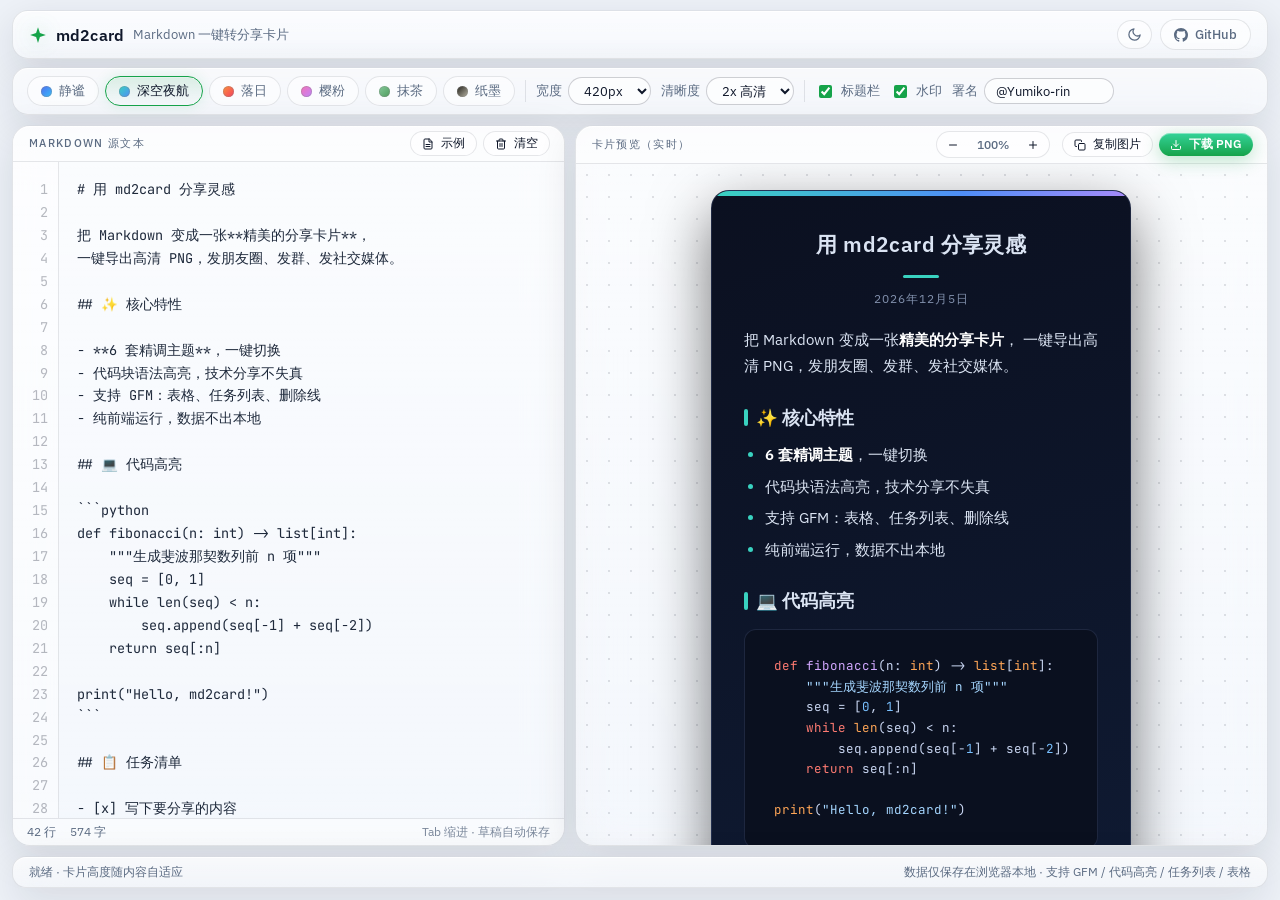
<file: web/index.html>
<!DOCTYPE html>
<html lang="zh-CN">
<head>
<meta charset="UTF-8">
<meta name="viewport" content="width=device-width, initial-scale=1.0">
<title>md2card · Markdown 一键转分享卡片</title>
<script>
  /* 在样式应用前恢复主题选择，避免闪烁（默认浅色） */
  (function () {
    try {
      var t = localStorage.getItem("md2card:theme");
      if (t === "dark" || t === "light") document.documentElement.dataset.theme = t;
    } catch (e) { /* 隐私模式忽略 */ }
  })();
</script>
<link rel="icon" type="image/svg+xml" href="data:image/svg+xml,%3Csvg xmlns='http://www.w3.org/2000/svg' viewBox='0 0 24 24'%3E%3Cpath fill='%2322c55e' d='M12 1.5l2.53 7.97L22.5 12l-7.97 2.53L12 22.5l-2.53-7.97L1.5 12l7.97-2.53z'/%3E%3C/svg%3E">
<link rel="stylesheet" href="card.css">
<link rel="stylesheet" href="app.css">
<script src="lib/marked.min.js"></script>
<script src="lib/highlight.min.js"></script>
<script src="lib/html-to-image.min.js"></script>
<script src="renderer.js"></script>
</head>
<body>

<!-- ═══ 顶栏 ═══ -->
<header class="topbar">
  <div class="brand">
    <span class="brand-logo" aria-hidden="true">
      <svg viewBox="0 0 24 24" width="18" height="18" fill="currentColor"><path d="M12 1.5l2.53 7.97L22.5 12l-7.97 2.53L12 22.5l-2.53-7.97L1.5 12l7.97-2.53z"/></svg>
    </span>
    <span class="brand-name">md2card</span>
    <span class="brand-sub">Markdown 一键转分享卡片</span>
  </div>
  <div class="topbar-actions">
    <button class="theme-toggle" id="btn-theme" title="切换深浅主题" aria-label="切换深浅主题">
      <svg class="icon-moon" viewBox="0 0 24 24" width="15" height="15" fill="none" stroke="currentColor" stroke-width="2" stroke-linecap="round" stroke-linejoin="round" aria-hidden="true"><path d="M21 12.79A9 9 0 1 1 11.21 3 7 7 0 0 0 21 12.79z"/></svg>
      <svg class="icon-sun" viewBox="0 0 24 24" width="15" height="15" fill="none" stroke="currentColor" stroke-width="2" stroke-linecap="round" stroke-linejoin="round" aria-hidden="true"><circle cx="12" cy="12" r="5"/><line x1="12" y1="1" x2="12" y2="3"/><line x1="12" y1="21" x2="12" y2="23"/><line x1="4.22" y1="4.22" x2="5.64" y2="5.64"/><line x1="18.36" y1="18.36" x2="19.78" y2="19.78"/><line x1="1" y1="12" x2="3" y2="12"/><line x1="21" y1="12" x2="23" y2="12"/><line x1="4.22" y1="19.78" x2="5.64" y2="18.36"/><line x1="18.36" y1="5.64" x2="19.78" y2="4.22"/></svg>
    </button>
    <a class="gh-link" href="https://github.com/Yumiko-rin/md2card" target="_blank" rel="noopener">
      <svg viewBox="0 0 16 16" width="14" height="14" fill="currentColor" aria-hidden="true"><path d="M8 0C3.58 0 0 3.58 0 8c0 3.54 2.29 6.53 5.47 7.59.4.07.55-.17.55-.38 0-.19-.01-.82-.01-1.49-2.01.37-2.53-.49-2.69-.94-.09-.23-.48-.94-.82-1.13-.28-.15-.68-.52-.01-.53.63-.01 1.08.58 1.23.82.72 1.21 1.87.87 2.33.66.07-.52.28-.87.51-1.07-1.78-.2-3.64-.89-3.64-3.95 0-.87.31-1.59.82-2.15-.08-.2-.36-1.02.08-2.12 0 0 .67-.21 2.2.82.64-.18 1.32-.27 2-.27s1.36.09 2 .27c1.53-1.04 2.2-.82 2.2-.82.44 1.1.16 1.92.08 2.12.51.56.82 1.27.82 2.15 0 3.07-1.87 3.75-3.65 3.95.29.25.54.73.54 1.48 0 1.07-.01 1.93-.01 2.2 0 .21.15.46.55.38A8.01 8.01 0 0 0 16 8c0-4.42-3.58-8-8-8z"/></svg>
      GitHub
    </a>
  </div>
</header>

<!-- ═══ 工具栏 ═══ -->
<nav class="toolbar" aria-label="卡片设置">
  <div class="toolbar-group" id="theme-chips" role="group" aria-label="主题选择"></div>

  <div class="toolbar-sep"></div>

  <label class="toolbar-item">
    <span>宽度</span>
    <select id="opt-width">
      <option value="360">360px</option>
      <option value="420" selected>420px</option>
      <option value="480">480px</option>
    </select>
  </label>
  <label class="toolbar-item">
    <span>清晰度</span>
    <select id="opt-scale">
      <option value="2" selected>2x 高清</option>
      <option value="3">3x 超清</option>
    </select>
  </label>

  <div class="toolbar-sep"></div>

  <label class="toolbar-item checkbox">
    <input type="checkbox" id="opt-header" checked>
    <span>标题栏</span>
  </label>
  <label class="toolbar-item checkbox">
    <input type="checkbox" id="opt-footer" checked>
    <span>水印</span>
  </label>
  <label class="toolbar-item">
    <span>署名</span>
    <input type="text" id="opt-watermark" value="@Yumiko-rin" maxlength="30" placeholder="你的署名">
  </label>
</nav>

<!-- ═══ 主区域：编辑器 + 预览 ═══ -->
<main class="workspace">
  <section class="editor-pane">
    <div class="pane-label">
      <span>Markdown 源文本</span>
      <span class="pane-actions">
        <button class="btn ghost sm" id="btn-demo" title="载入示例文档">
          <svg viewBox="0 0 24 24" width="12" height="12" fill="none" stroke="currentColor" stroke-width="2" stroke-linecap="round" stroke-linejoin="round" aria-hidden="true"><path d="M14 2H6a2 2 0 0 0-2 2v16a2 2 0 0 0 2 2h12a2 2 0 0 0 2-2V8z"/><polyline points="14 2 14 8 20 8"/><line x1="16" y1="13" x2="8" y2="13"/><line x1="16" y1="17" x2="8" y2="17"/></svg>
          示例
        </button>
        <button class="btn ghost sm" id="btn-clear" title="清空编辑器">
          <svg viewBox="0 0 24 24" width="12" height="12" fill="none" stroke="currentColor" stroke-width="2" stroke-linecap="round" stroke-linejoin="round" aria-hidden="true"><polyline points="3 6 5 6 21 6"/><path d="M19 6v14a2 2 0 0 1-2 2H7a2 2 0 0 1-2-2V6m3 0V4a2 2 0 0 1 2-2h4a2 2 0 0 1 2 2v2"/><line x1="10" y1="11" x2="10" y2="17"/><line x1="14" y1="11" x2="14" y2="17"/></svg>
          清空
        </button>
      </span>
    </div>
    <label for="editor" class="visually-hidden">Markdown 源文本</label>
    <div class="editor-body">
      <div class="line-numbers" id="line-numbers" aria-hidden="true">1</div>
      <textarea id="editor" spellcheck="false" placeholder="在这里输入 Markdown…"></textarea>
    </div>
    <div class="editor-foot">
      <span id="count-lines">1 行</span>
      <span id="count-chars">0 字</span>
      <span class="foot-hint">Tab 缩进 · 草稿自动保存</span>
    </div>
  </section>

  <section class="preview-pane">
    <div class="pane-label">
      <span>卡片预览（实时）</span>
      <span class="pane-actions">
        <span class="zoom-group" role="group" aria-label="预览缩放">
          <button class="btn ghost sm" id="zoom-out" title="缩小预览" aria-label="缩小预览">
            <svg viewBox="0 0 24 24" width="12" height="12" fill="none" stroke="currentColor" stroke-width="2" stroke-linecap="round" aria-hidden="true"><line x1="5" y1="12" x2="19" y2="12"/></svg>
          </button>
          <button class="btn ghost sm" id="zoom-label" title="重置为 100%">100%</button>
          <button class="btn ghost sm" id="zoom-in" title="放大预览" aria-label="放大预览">
            <svg viewBox="0 0 24 24" width="12" height="12" fill="none" stroke="currentColor" stroke-width="2" stroke-linecap="round" aria-hidden="true"><line x1="12" y1="5" x2="12" y2="19"/><line x1="5" y1="12" x2="19" y2="12"/></svg>
          </button>
        </span>
        <button class="btn ghost sm" id="btn-copy" title="复制到剪贴板">
          <svg viewBox="0 0 24 24" width="12" height="12" fill="none" stroke="currentColor" stroke-width="2" stroke-linecap="round" stroke-linejoin="round" aria-hidden="true"><rect x="9" y="9" width="13" height="13" rx="2" ry="2"/><path d="M5 15H4a2 2 0 0 1-2-2V4a2 2 0 0 1 2-2h9a2 2 0 0 1 2 2v1"/></svg>
          复制图片
        </button>
        <button class="btn primary sm" id="btn-download" title="导出 PNG（Ctrl+S）">
          <svg viewBox="0 0 24 24" width="12" height="12" fill="none" stroke="currentColor" stroke-width="2" stroke-linecap="round" stroke-linejoin="round" aria-hidden="true"><path d="M21 15v4a2 2 0 0 1-2 2H5a2 2 0 0 1-2-2v-4"/><polyline points="7 10 12 15 17 10"/><line x1="12" y1="15" x2="12" y2="3"/></svg>
          下载 PNG
        </button>
      </span>
    </div>
    <div class="stage" id="stage">
      <div class="mdc-card" id="card">
        <div class="mdc-topbar"></div>
        <div class="mdc-inner">
          <header class="mdc-header" hidden>
            <h1 class="mdc-title"></h1>
            <div class="mdc-date"></div>
          </header>
          <div class="mdc-body"></div>
          <footer class="mdc-footer" hidden>
            <span class="mdc-watermark"></span>
            <span class="mdc-brand">md2card</span>
          </footer>
        </div>
      </div>
      <div class="stage-empty" id="stage-empty" hidden>
        <svg viewBox="0 0 24 24" width="34" height="34" fill="none" stroke="currentColor" stroke-width="1.5" stroke-linecap="round" stroke-linejoin="round" aria-hidden="true"><rect x="3" y="3" width="18" height="18" rx="2" ry="2"/><circle cx="8.5" cy="8.5" r="1.5"/><polyline points="21 15 16 10 5 21"/></svg>
        <p>在左侧输入 Markdown<br>卡片会实时出现在这里</p>
      </div>
    </div>
  </section>
</main>

<div id="toast-container" aria-live="polite"></div>

<footer class="statusbar">
  <span id="status-info">就绪</span>
  <span class="status-hint">数据仅保存在浏览器本地 · 支持 GFM / 代码高亮 / 任务列表 / 表格</span>
</footer>

<script src="app.js"></script>
</body>
</html>
</file>
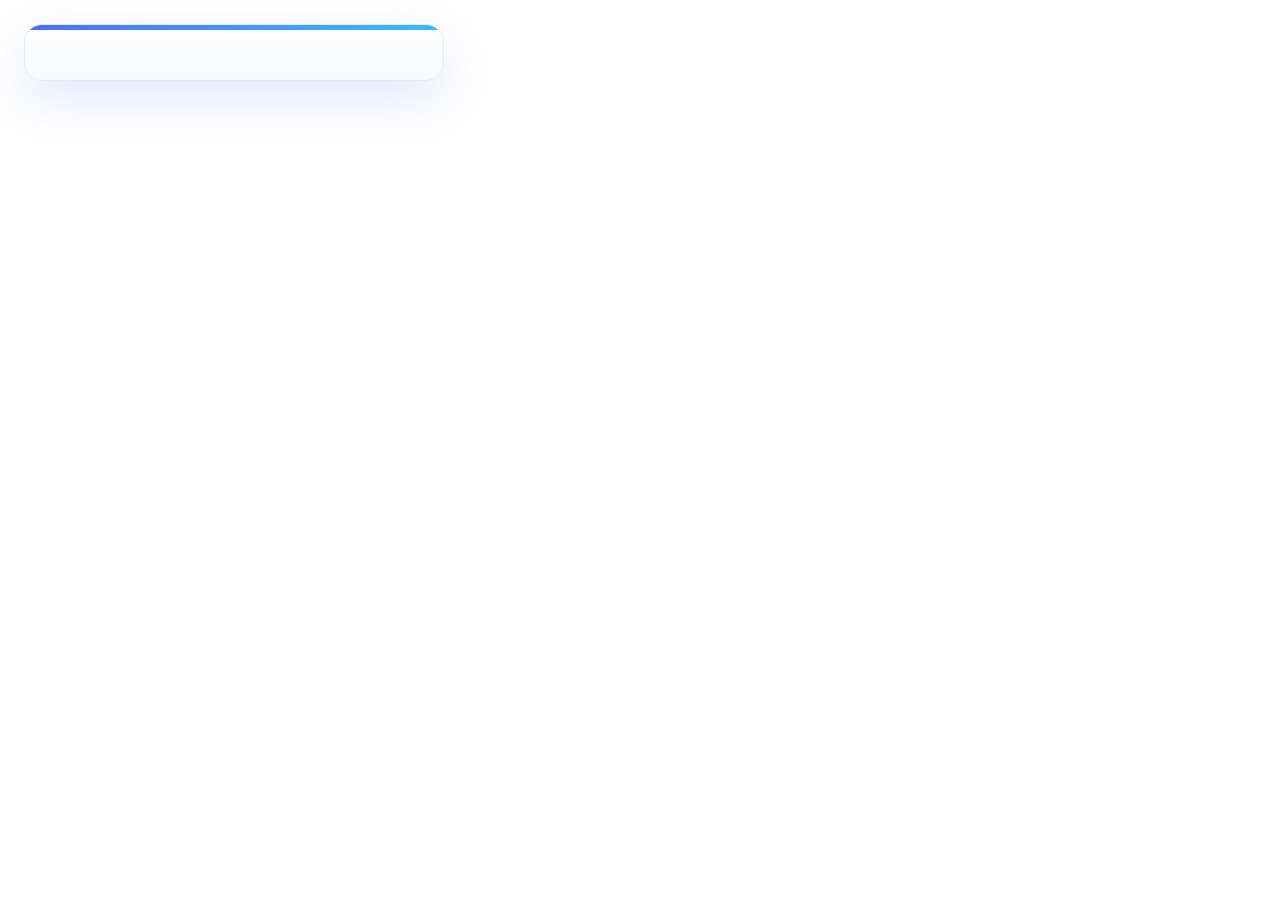
<file: templates/card.html>
<!DOCTYPE html>
<!-- md2card · CLI 渲染模板。
     CLI 先用 add_init_script 注入 window.MD2CARD_CONFIG（JSON），
     再 goto 本文件，等待 body[data-ready="1"] 后对 .mdc-card 截图。 -->
<html lang="zh-CN">
<head>
<meta charset="UTF-8">
<title>md2card</title>
<link rel="stylesheet" href="../web/card.css">
<script src="../web/lib/marked.min.js"></script>
<script src="../web/lib/highlight.min.js"></script>
<script src="../web/renderer.js"></script>
<style>
  html, body { margin: 0; padding: 0; background: transparent; }
  body { display: flow-root; }
  #card { margin: 24px; }
</style>
</head>
<body>

<div class="mdc-card" id="card">
  <div class="mdc-topbar"></div>
  <div class="mdc-inner">
    <header class="mdc-header" hidden>
      <h1 class="mdc-title"></h1>
      <div class="mdc-date"></div>
    </header>
    <div class="mdc-body"></div>
    <footer class="mdc-footer" hidden>
      <span class="mdc-watermark"></span>
      <span class="mdc-brand">md2card</span>
    </footer>
  </div>
</div>

<script>
  (function () {
    var cfg = window.MD2CARD_CONFIG || {};
    md2card.init({ libBase: "../web/lib/" });
    md2card.render(document.getElementById("card"), cfg.markdown || "", cfg);

    function ready() { document.body.dataset.ready = "1"; }

    Promise.all([
      document.fonts ? document.fonts.ready : Promise.resolve(),
      Promise.all(
        Array.prototype.map.call(document.images, function (img) {
          return img.complete ? Promise.resolve()
            : new Promise(function (res) { img.onload = img.onerror = res; });
        })
      )
    ]).then(function () {
      /* 等一帧让高亮与布局稳定后再截图 */
      requestAnimationFrame(function () { setTimeout(ready, 60); });
    }).catch(ready);

    /* 兜底：3 秒后无论如何置为就绪 */
    setTimeout(ready, 3000);
  })();
</script>
</body>
</html>
</file>
<file: web/card.css>
/* ============================================================
 * md2card · 卡片样式与主题系统（Web 与 CLI 共用）
 * 每套主题只声明一组 CSS 变量，排版规则统一写在下方。
 * 新增主题：复制任意 theme 块，改 id 与变量即可。
 * ============================================================ */

/* 自托管字体（latin 子集，中文回退系统字体），离线可用 */
@font-face {
  font-family: "IBM Plex Sans";
  font-style: normal;
  font-weight: 400;
  font-display: swap;
  src: url("fonts/ibm-plex-sans-latin-400-normal.woff2") format("woff2");
}
@font-face {
  font-family: "IBM Plex Sans";
  font-style: normal;
  font-weight: 500;
  font-display: swap;
  src: url("fonts/ibm-plex-sans-latin-500-normal.woff2") format("woff2");
}
@font-face {
  font-family: "IBM Plex Sans";
  font-style: normal;
  font-weight: 600;
  font-display: swap;
  src: url("fonts/ibm-plex-sans-latin-600-normal.woff2") format("woff2");
}
@font-face {
  font-family: "JetBrains Mono";
  font-style: normal;
  font-weight: 400;
  font-display: swap;
  src: url("fonts/jetbrains-mono-latin-400-normal.woff2") format("woff2");
}
@font-face {
  font-family: "JetBrains Mono";
  font-style: normal;
  font-weight: 500;
  font-display: swap;
  src: url("fonts/jetbrains-mono-latin-500-normal.woff2") format("woff2");
}

:root {
  --mdc-radius: 18px;
  --mdc-font: "IBM Plex Sans", -apple-system, "Segoe UI", "PingFang SC",
    "Hiragino Sans GB", "Microsoft YaHei", "Noto Sans SC", sans-serif;
  --mdc-mono: "JetBrains Mono", "Cascadia Code", Consolas, "Courier New", monospace;
}

/* ---------------- 卡片骨架 ---------------- */

.mdc-card {
  box-sizing: border-box;
  width: var(--mdc-width, 420px);
  background: var(--mdc-bg);
  color: var(--mdc-text);
  font-family: var(--mdc-font);
  font-size: 15px;
  line-height: 1.75;
  border-radius: var(--mdc-radius);
  border: 1px solid var(--mdc-border);
  box-shadow: var(--mdc-shadow);
  overflow: hidden;
  position: relative;
  -webkit-font-smoothing: antialiased;
}

.mdc-topbar {
  height: 5px;
  background: var(--mdc-topbar);
  flex: none;
}

.mdc-inner {
  padding: 30px 32px 20px;
}

/* 卡片头部：标题 + 日期 */
.mdc-header {
  margin-bottom: 18px;
  text-align: center;
}
.mdc-header[hidden] { display: none; }
.mdc-header .mdc-title {
  font-size: 21px;
  font-weight: 700;
  color: var(--mdc-text);
  letter-spacing: .02em;
  margin: 0;
}
.mdc-header .mdc-title::after {
  content: "";
  display: block;
  width: 36px;
  height: 3px;
  border-radius: 2px;
  background: var(--mdc-accent);
  margin: 12px auto 0;
}
.mdc-header .mdc-date {
  margin-top: 10px;
  font-size: 12px;
  color: var(--mdc-muted);
  letter-spacing: .08em;
}

/* 卡片底部：水印 + 品牌 */
.mdc-footer {
  display: flex;
  justify-content: space-between;
  align-items: center;
  margin-top: 26px;
  padding-top: 14px;
  border-top: 1px dashed var(--mdc-border);
  font-size: 12px;
  color: var(--mdc-muted);
}
.mdc-footer[hidden] { display: none; }
.mdc-footer .mdc-watermark { letter-spacing: .03em; }
.mdc-footer .mdc-brand {
  display: inline-flex;
  align-items: center;
  gap: 6px;
  letter-spacing: .04em;
}
.mdc-footer .mdc-brand::before {
  content: "";
  width: 7px;
  height: 7px;
  border-radius: 50%;
  background: var(--mdc-accent);
}

/* ---------------- Markdown 排版 ---------------- */

.mdc-body > :first-child { margin-top: 0; }
.mdc-body > :last-child { margin-bottom: 0; }
.mdc-body h1, .mdc-body h2, .mdc-body h3,
.mdc-body h4, .mdc-body h5, .mdc-body h6 {
  color: var(--mdc-text);
  font-weight: 700;
  line-height: 1.4;
  margin: 1.5em 0 .6em;
}
.mdc-body h1 {
  font-size: 20px;
  text-align: center;
  margin-top: .4em;
}
.mdc-body h1::after {
  content: "";
  display: block;
  width: 32px; height: 3px;
  border-radius: 2px;
  background: var(--mdc-accent);
  margin: 10px auto 0;
}
.mdc-body h2 {
  font-size: 17.5px;
  padding-left: 12px;
  position: relative;
}
.mdc-body h2::before {
  content: "";
  position: absolute;
  left: 0; top: .18em;
  width: 4px; height: 1em;
  border-radius: 2px;
  background: var(--mdc-accent);
}
.mdc-body h3 { font-size: 16px; color: var(--mdc-accent-strong, var(--mdc-accent)); }
.mdc-body h4 { font-size: 15px; }
.mdc-body h5, .mdc-body h6 { font-size: 14px; color: var(--mdc-muted); }

.mdc-body p { margin: .85em 0; }

.mdc-body strong { color: var(--mdc-strong, var(--mdc-text)); font-weight: 700; }
.mdc-body em { font-style: italic; }
.mdc-body del { color: var(--mdc-muted); }

.mdc-body a {
  color: var(--mdc-accent);
  text-decoration: none;
  border-bottom: 1px solid color-mix(in srgb, var(--mdc-accent) 45%, transparent);
  word-break: break-all;
}

/* 行内代码 */
.mdc-body code {
  font-family: var(--mdc-mono);
  font-size: .86em;
  background: var(--mdc-inline-code-bg);
  color: var(--mdc-inline-code-text);
  padding: 2px 6px;
  border-radius: 6px;
  word-break: break-word;
}

/* 代码块 */
.mdc-body pre {
  background: var(--mdc-pre-bg);
  border: 1px solid var(--mdc-border);
  border-radius: 12px;
  padding: 14px 16px;
  margin: 1em 0;
  overflow: hidden;
}
.mdc-body pre code {
  display: block;
  background: transparent;
  color: var(--mdc-pre-text);
  padding: 0;
  font-size: 12.5px;
  line-height: 1.65;
  white-space: pre;
}

/* 引用 */
.mdc-body blockquote {
  margin: 1em 0;
  padding: 10px 16px;
  border-left: 4px solid var(--mdc-accent);
  background: var(--mdc-quote-bg);
  border-radius: 0 10px 10px 0;
  color: var(--mdc-muted);
}
.mdc-body blockquote p { margin: .3em 0; }

/* 列表 */
.mdc-body ul, .mdc-body ol {
  margin: .8em 0;
  padding-left: 1.4em;
}
.mdc-body li { margin: .35em 0; }
.mdc-body li::marker { color: var(--mdc-accent); }

/* 任务列表 */
.mdc-body li.task-list-item,
.mdc-body li:has(> input[type="checkbox"]) {
  list-style: none;
  margin-left: -1.3em;
}
.mdc-body input[type="checkbox"] {
  appearance: none;
  width: 15px; height: 15px;
  border: 1.5px solid var(--mdc-accent);
  border-radius: 4px;
  vertical-align: -2px;
  margin-right: 7px;
  position: relative;
}
.mdc-body input[type="checkbox"]:checked {
  background: var(--mdc-accent);
}
.mdc-body input[type="checkbox"]:checked::after {
  content: "";
  position: absolute;
  left: 4px; top: 1px;
  width: 4px; height: 8px;
  border: solid var(--mdc-checkmark, #fff);
  border-width: 0 2px 2px 0;
  transform: rotate(45deg);
}

/* 表格 */
.mdc-body table {
  width: 100%;
  border-collapse: collapse;
  margin: 1em 0;
  font-size: 13.5px;
  border: 1px solid var(--mdc-border);
  border-radius: 10px;
  overflow: hidden;
}
.mdc-body th {
  background: var(--mdc-table-header-bg);
  color: var(--mdc-text);
  font-weight: 700;
}
.mdc-body th, .mdc-body td {
  padding: 8px 12px;
  border-bottom: 1px solid var(--mdc-border);
  text-align: left;
}
.mdc-body tr:last-child td { border-bottom: none; }

/* 图片 / 分割线 */
.mdc-body img {
  max-width: 100%;
  border-radius: 10px;
  display: block;
  margin: .8em auto;
}
.mdc-body hr {
  border: none;
  height: 2px;
  border-radius: 1px;
  background: var(--mdc-divider);
  margin: 1.6em 0;
}

/* ============================================================
 * 主题定义
 * ============================================================ */

/* ① 静谧 Serenity —— 明亮极简，蓝色点缀（默认） */
.mdc-theme-serenity {
  --mdc-bg: linear-gradient(180deg, #ffffff 0%, #f6f9fe 100%);
  --mdc-text: #1f2937;
  --mdc-muted: #6b7280;
  --mdc-strong: #111827;
  --mdc-accent: #4f6ef2;
  --mdc-border: #e5eaf3;
  --mdc-inline-code-bg: #eef2fb;
  --mdc-inline-code-text: #4353c9;
  --mdc-pre-bg: #f8fafd;
  --mdc-pre-text: #334155;
  --mdc-quote-bg: #f4f7fe;
  --mdc-table-header-bg: #f1f5fd;
  --mdc-divider: linear-gradient(90deg, transparent, #c9d4f2, transparent);
  --mdc-topbar: linear-gradient(90deg, #4f6ef2, #38bdf8);
  --mdc-shadow: 0 18px 50px rgba(59, 91, 219, .14);
  --mdc-checkmark: #fff;
}

/* ② 深空夜航 Midnight —— 暗色科技感，青色点缀 */
.mdc-theme-midnight {
  --mdc-bg: linear-gradient(165deg, #0b1020 0%, #0f1a32 60%, #12203e 100%);
  --mdc-text: #dbe4f3;
  --mdc-muted: #8291ad;
  --mdc-strong: #ffffff;
  --mdc-accent: #39d2c0;
  --mdc-border: rgba(148, 178, 255, .14);
  --mdc-inline-code-bg: rgba(57, 210, 192, .12);
  --mdc-inline-code-text: #5fe6d6;
  --mdc-pre-bg: #0a101f;
  --mdc-pre-text: #c9d6f2;
  --mdc-quote-bg: rgba(57, 210, 192, .07);
  --mdc-table-header-bg: rgba(57, 210, 192, .10);
  --mdc-divider: linear-gradient(90deg, transparent, rgba(57,210,192,.5), transparent);
  --mdc-topbar: linear-gradient(90deg, #39d2c0, #4f8ef7 60%, #a78bfa);
  --mdc-shadow: 0 22px 60px rgba(0, 0, 0, .55);
  --mdc-checkmark: #06231f;
}

/* ③ 落日 Sunset —— 暖色渐变，橘红点缀 */
.mdc-theme-sunset {
  --mdc-bg: linear-gradient(180deg, #fffaf4 0%, #fdf3ea 100%);
  --mdc-text: #443128;
  --mdc-muted: #a3867a;
  --mdc-strong: #322019;
  --mdc-accent: #f2622e;
  --mdc-border: #f3e2d4;
  --mdc-inline-code-bg: #fdeee2;
  --mdc-inline-code-text: #c2410c;
  --mdc-pre-bg: #fdf6ef;
  --mdc-pre-text: #5b4636;
  --mdc-quote-bg: #fdf0e4;
  --mdc-table-header-bg: #fbeadb;
  --mdc-divider: linear-gradient(90deg, transparent, #f0cfae, transparent);
  --mdc-topbar: linear-gradient(90deg, #fb923c, #f43f5e);
  --mdc-shadow: 0 18px 50px rgba(214, 116, 61, .18);
  --mdc-checkmark: #fff;
}

/* ④ 樱粉 Sakura —— 柔粉浪漫 */
.mdc-theme-sakura {
  --mdc-bg: linear-gradient(180deg, #fffafb 0%, #fdf2f6 100%);
  --mdc-text: #47333c;
  --mdc-muted: #ab8a96;
  --mdc-strong: #331f28;
  --mdc-accent: #ec5f9d;
  --mdc-border: #f6e0e8;
  --mdc-inline-code-bg: #fdeaf2;
  --mdc-inline-code-text: #be3d78;
  --mdc-pre-bg: #fdf5f8;
  --mdc-pre-text: #5c4350;
  --mdc-quote-bg: #fdeef4;
  --mdc-table-header-bg: #fbe3ed;
  --mdc-divider: linear-gradient(90deg, transparent, #f2c9d9, transparent);
  --mdc-topbar: linear-gradient(90deg, #f472b6, #c084fc);
  --mdc-shadow: 0 18px 50px rgba(214, 106, 158, .18);
  --mdc-checkmark: #fff;
}

/* ⑤ 抹茶 Matcha —— 清新草木绿 */
.mdc-theme-matcha {
  --mdc-bg: linear-gradient(180deg, #fbfdf9 0%, #f2f8ef 100%);
  --mdc-text: #31402f;
  --mdc-muted: #7f917a;
  --mdc-strong: #1f2b1d;
  --mdc-accent: #4f9d5d;
  --mdc-border: #e0ecda;
  --mdc-inline-code-bg: #e9f5e6;
  --mdc-inline-code-text: #37744a;
  --mdc-pre-bg: #f6fbf3;
  --mdc-pre-text: #46583f;
  --mdc-quote-bg: #edf7e9;
  --mdc-table-header-bg: #e6f2e0;
  --mdc-divider: linear-gradient(90deg, transparent, #c4ddb6, transparent);
  --mdc-topbar: linear-gradient(90deg, #86c99b, #4f9d5d);
  --mdc-shadow: 0 18px 50px rgba(96, 156, 100, .16);
  --mdc-checkmark: #fff;
}

/* ⑥ 纸墨 InkPaper —— 黑白衬线，印刷质感 */
.mdc-theme-inkpaper {
  --mdc-bg: #faf9f5;
  --mdc-text: #211f1a;
  --mdc-muted: #7c786d;
  --mdc-strong: #000000;
  --mdc-accent: #211f1a;
  --mdc-border: #e3e0d6;
  --mdc-inline-code-bg: #efede4;
  --mdc-inline-code-text: #211f1a;
  --mdc-pre-bg: #f2f0e9;
  --mdc-pre-text: #2c2a24;
  --mdc-quote-bg: #f2f0e9;
  --mdc-table-header-bg: #eceadf;
  --mdc-divider: linear-gradient(90deg, transparent, #b9b5a5, transparent);
  --mdc-topbar: linear-gradient(90deg, #211f1a 0 50%, #b9b5a5 50% 100%);
  --mdc-shadow: 0 14px 40px rgba(60, 56, 44, .16);
  --mdc-checkmark: #faf9f5;
  font-family: Georgia, "Nimbus Roman", "Songti SC", "Noto Serif CJK SC", "SimSun", serif;
}
.mdc-theme-inkpaper .mdc-body code,
.mdc-theme-inkpaper .mdc-body pre code {
  font-family: var(--mdc-mono);
}
</file>
<file: web/app.css>
/* ============================================================
 * md2card · Web 应用外壳
 * 设计语言：Apple Liquid Glass（液态玻璃）
 * 默认浅色主题（白磨砂玻璃 × 柔和彩光），data-theme="dark" 切换深色
 * 要点：环境光底色 + backdrop-filter 毛玻璃浮动面板 + 顶缘高光
 * ============================================================ */

:root {
  color-scheme: light;

  /* ---- 色板（语义 token，组件中禁止裸写 hex） ---- */
  --bg: #eef2f8;
  --fg: #0f172a;
  --fg-muted: #5b6b82;
  --border: rgba(15, 23, 42, .10);
  --border-strong: rgba(15, 23, 42, .20);
  --accent: #16a34a;
  --accent-soft: rgba(22, 163, 74, .13);
  --on-accent: #ffffff;
  --danger: #dc2626;
  --glow: 0 0 10px rgba(22, 163, 74, .30);

  /* ---- 液态玻璃材质 ---- */
  --glass-hi: rgba(255, 255, 255, .78);
  --glass-lo: rgba(255, 255, 255, .42);
  --glass-fill: rgba(255, 255, 255, .55);
  --glass-fill-hover: rgba(255, 255, 255, .85);
  --glass-edge: inset 0 1px 0 rgba(255, 255, 255, .85), 0 12px 40px rgba(15, 23, 42, .12);
  --glass-blur: blur(22px) saturate(150%);

  /* ---- 组件级 ---- */
  --strip: rgba(255, 255, 255, .40);            /* 面板标题/底栏衬条 */
  --inset-bg: rgba(255, 255, 255, .65);         /* 下拉/输入框内芯 */
  --editor-text: #1e293b;
  --editor-line-no: rgba(15, 23, 42, .30);
  --placeholder: #8ea0b5;
  --stage-dot: rgba(15, 23, 42, .12);
  --scrollbar-thumb: rgba(15, 23, 42, .20);
  --scrollbar-thumb-hover: rgba(15, 23, 42, .32);
  --selection: rgba(22, 163, 74, .25);

  --ambient:
    radial-gradient(42rem 30rem at 12% -6%, rgba(34, 197, 94, .30), transparent 62%),
    radial-gradient(46rem 32rem at 88% 6%, rgba(59, 130, 246, .26), transparent 64%),
    radial-gradient(52rem 36rem at 55% 112%, rgba(139, 92, 246, .22), transparent 66%),
    radial-gradient(30rem 22rem at 45% 45%, rgba(56, 189, 248, .10), transparent 70%),
    var(--bg);

  --font-ui: "IBM Plex Sans", -apple-system, "Segoe UI", "PingFang SC",
    "Microsoft YaHei", "Noto Sans SC", sans-serif;
  --font-mono: "JetBrains Mono", "Cascadia Code", Consolas, monospace;

  --radius: 16px;
  --speed: 180ms;
}

/* ---- 深色主题（夜航 OLED） ---- */
[data-theme="dark"] {
  color-scheme: dark;

  --bg: #0a101f;
  --fg: #f8fafc;
  --fg-muted: #94a3b8;
  --border: rgba(255, 255, 255, .08);
  --border-strong: rgba(255, 255, 255, .16);
  --accent: #22c55e;
  --accent-soft: rgba(34, 197, 94, .14);
  --on-accent: #052e12;
  --danger: #ef4444;
  --glow: 0 0 10px rgba(34, 197, 94, .35);

  --glass-hi: rgba(148, 163, 184, .11);
  --glass-lo: rgba(148, 163, 184, .05);
  --glass-fill: rgba(255, 255, 255, .06);
  --glass-fill-hover: rgba(255, 255, 255, .11);
  --glass-edge: inset 0 1px 0 rgba(255, 255, 255, .09), 0 12px 40px rgba(2, 6, 18, .45);

  --strip: rgba(255, 255, 255, .04);
  --inset-bg: rgba(10, 16, 31, .55);
  --editor-text: #e2e8f0;
  --editor-line-no: rgba(148, 163, 184, .42);
  --placeholder: #4b5b74;
  --stage-dot: rgba(148, 163, 184, .09);
  --scrollbar-thumb: rgba(148, 163, 184, .22);
  --scrollbar-thumb-hover: rgba(148, 163, 184, .34);
  --selection: rgba(34, 197, 94, .32);

  --ambient:
    radial-gradient(42rem 30rem at 12% -6%, rgba(34, 197, 94, .21), transparent 62%),
    radial-gradient(46rem 32rem at 88% 6%, rgba(59, 130, 246, .19), transparent 64%),
    radial-gradient(52rem 36rem at 55% 112%, rgba(139, 92, 246, .17), transparent 66%),
    radial-gradient(30rem 22rem at 45% 45%, rgba(56, 189, 248, .06), transparent 70%),
    var(--bg);
}

* { box-sizing: border-box; }

html, body {
  margin: 0;
  height: 100%;
  font-family: var(--font-ui);
  background: var(--bg);
  color: var(--fg);
  overflow: hidden;
}

body { display: flex; flex-direction: column; }

/* 环境光场景：玻璃的「折射物」 */
body::before {
  content: "";
  position: fixed;
  inset: -20%;
  z-index: -1;
  background: var(--ambient);
  animation: ambient-float 40s ease-in-out infinite alternate;
}
@keyframes ambient-float {
  from { transform: translate3d(0, 0, 0) scale(1); }
  to { transform: translate3d(0, -1.6%, 0) scale(1.035); }
}

/* 可见焦点态（键盘导航必需） */
:focus-visible {
  outline: 2px solid var(--accent);
  outline-offset: 2px;
  border-radius: 6px;
}

/* 滚动条与选区 */
::-webkit-scrollbar { width: 10px; height: 10px; }
::-webkit-scrollbar-track { background: transparent; }
::-webkit-scrollbar-thumb {
  background: var(--scrollbar-thumb);
  border-radius: 8px;
  border: 2px solid transparent;
  background-clip: padding-box;
}
::-webkit-scrollbar-thumb:hover { background: var(--scrollbar-thumb-hover); background-clip: padding-box; }
::selection { background: var(--selection); }

/* ============================================================
 * 悬浮玻璃层：顶栏 / 工具栏 / 面板 / 状态栏
 * ============================================================ */

.topbar {
  display: flex;
  align-items: center;
  justify-content: space-between;
  margin: 10px 12px 0;
  padding: 8px 16px;
  border-radius: var(--radius);
  border: 1px solid var(--border);
  background: linear-gradient(180deg, var(--glass-hi), var(--glass-lo));
  -webkit-backdrop-filter: var(--glass-blur);
  backdrop-filter: var(--glass-blur);
  box-shadow: var(--glass-edge);
  flex: none;
}
.topbar-actions { display: inline-flex; align-items: center; gap: 8px; }

.toolbar {
  display: flex;
  align-items: center;
  gap: 10px;
  flex-wrap: wrap;
  margin: 8px 12px 0;
  padding: 8px 14px;
  border-radius: var(--radius);
  border: 1px solid var(--border);
  background: linear-gradient(180deg, var(--glass-hi), var(--glass-lo));
  -webkit-backdrop-filter: var(--glass-blur);
  backdrop-filter: var(--glass-blur);
  box-shadow: var(--glass-edge);
  flex: none;
}
.toolbar-group { display: flex; gap: 6px; flex-wrap: wrap; }
.toolbar-sep { width: 1px; height: 22px; background: var(--border); }
.toolbar-spacer { flex: 1; }

.workspace {
  flex: 1;
  display: flex;
  gap: 10px;
  min-height: 0;
  margin: 10px 12px 0;
}

.statusbar {
  display: flex;
  justify-content: space-between;
  gap: 16px;
  margin: 10px 12px 12px;
  padding: 7px 16px;
  border-radius: 14px;
  border: 1px solid var(--border);
  background: linear-gradient(180deg, var(--glass-hi), var(--glass-lo));
  -webkit-backdrop-filter: var(--glass-blur);
  backdrop-filter: var(--glass-blur);
  box-shadow: var(--glass-edge);
  color: var(--fg-muted);
  font-size: 11.5px;
  flex: none;
}
.status-hint { text-align: right; }

/* 首屏玻璃层依次浮现 */
.topbar, .toolbar, .workspace, .statusbar {
  animation: glass-in .5s cubic-bezier(.22, 1, .36, 1) backwards;
}
.toolbar { animation-delay: .06s; }
.workspace { animation-delay: .12s; }
.statusbar { animation-delay: .18s; }
@keyframes glass-in {
  from { opacity: 0; transform: translateY(10px) scale(.992); }
  to { opacity: 1; transform: none; }
}

/* ---------------- 品牌区 ---------------- */

.brand { display: flex; align-items: center; gap: 9px; }
.brand-logo {
  display: inline-flex;
  color: var(--accent);
  filter: drop-shadow(var(--glow));
}
.brand-name { font-weight: 600; font-size: 16px; letter-spacing: .01em; }
.brand-sub { color: var(--fg-muted); font-size: 12.5px; }

.gh-link,
.theme-toggle {
  display: inline-flex;
  align-items: center;
  gap: 7px;
  color: var(--fg-muted);
  font-size: 13px;
  font-weight: 500;
  font-family: inherit;
  text-decoration: none;
  padding: 6px 13px;
  border-radius: 999px;
  border: 1px solid var(--border);
  background: var(--glass-fill);
  cursor: pointer;
  transition: color var(--speed) ease,
              background-color var(--speed) ease,
              border-color var(--speed) ease;
}
.gh-link:hover,
.theme-toggle:hover {
  color: var(--fg);
  background: var(--glass-fill-hover);
  border-color: var(--border-strong);
}
.theme-toggle { padding: 6px 9px; }
.theme-toggle svg { display: block; }
.theme-toggle .icon-sun { display: none; }
.theme-toggle .icon-moon { display: inline-block; }
[data-theme="dark"] .theme-toggle .icon-sun { display: inline-block; }
[data-theme="dark"] .theme-toggle .icon-moon { display: none; }

/* ---------------- 工具栏控件 ---------------- */

.toolbar-item {
  display: inline-flex;
  align-items: center;
  gap: 6px;
  font-size: 12.5px;
  color: var(--fg-muted);
}
.toolbar-item select,
.toolbar-item input[type="text"] {
  background: var(--inset-bg);
  color: var(--fg);
  border: 1px solid var(--border-strong);
  border-radius: 999px;
  padding: 4px 11px;
  font-size: 12.5px;
  font-family: inherit;
  outline: none;
  cursor: pointer;
  transition: border-color var(--speed) ease, box-shadow var(--speed) ease;
}
.toolbar-item input[type="text"] { width: 130px; cursor: text; }
.toolbar-item select:hover,
.toolbar-item input[type="text"]:hover { border-color: var(--fg-muted); }
.toolbar-item select:focus,
.toolbar-item input[type="text"]:focus {
  border-color: var(--accent);
  box-shadow: 0 0 0 3px var(--accent-soft);
}
.toolbar-item.checkbox { cursor: pointer; user-select: none; }
.toolbar-item.checkbox input { accent-color: var(--accent); cursor: pointer; }

/* 主题芯片：玻璃胶囊 */
.theme-chip {
  display: inline-flex;
  align-items: center;
  gap: 7px;
  padding: 5px 13px;
  border-radius: 999px;
  border: 1px solid var(--border);
  background: var(--glass-fill);
  color: var(--fg-muted);
  font-size: 12.5px;
  font-family: inherit;
  cursor: pointer;
  transition: color var(--speed) ease,
              border-color var(--speed) ease,
              background-color var(--speed) ease,
              box-shadow var(--speed) ease;
}
.theme-chip:hover {
  background: var(--glass-fill-hover);
  border-color: var(--border-strong);
  color: var(--fg);
}
.theme-chip.active {
  background: linear-gradient(180deg, var(--accent-soft), transparent);
  border-color: var(--accent);
  color: var(--fg);
  box-shadow: 0 0 14px var(--accent-soft), inset 0 1px 0 rgba(255, 255, 255, .25);
}
.theme-chip:active { transform: scale(.97); }
.theme-dot {
  width: 11px; height: 11px;
  border-radius: 50%;
  box-shadow: inset 0 0 0 1px rgba(127, 127, 127, .35);
}

/* 按钮：玻璃 / 绿玻璃主按钮 */
.btn {
  display: inline-flex;
  align-items: center;
  gap: 7px;
  border: 1px solid var(--border);
  background: var(--glass-fill);
  color: var(--fg);
  font-size: 13px;
  font-weight: 500;
  font-family: inherit;
  letter-spacing: normal;
  text-transform: none;
  white-space: nowrap;  /* 按钮文字禁止折行（移动端窄面板会竖排） */
  padding: 6px 14px;
  border-radius: 999px;
  cursor: pointer;
  transition: background-color var(--speed) ease,
              border-color var(--speed) ease,
              box-shadow var(--speed) ease,
              filter var(--speed) ease;
}
.btn.ghost:hover {
  background: var(--glass-fill-hover);
  border-color: var(--border-strong);
}
.btn:not(:disabled):active { transform: translateY(1px); }
.btn.primary {
  background: linear-gradient(180deg, #34d399, #16a34a);
  border: none;
  color: var(--on-accent);
  font-weight: 600;
  box-shadow: inset 0 1px 0 rgba(255, 255, 255, .40), 0 4px 18px rgba(22, 163, 74, .30);
}
.btn.primary:hover {
  filter: brightness(1.06);
  box-shadow: inset 0 1px 0 rgba(255, 255, 255, .40), 0 4px 24px rgba(22, 163, 74, .45);
}
.btn:disabled { opacity: .55; cursor: wait; }

/* 面板行内小号按钮 */
.btn.sm { padding: 3px 11px; font-size: 12px; }

/* ============================================================
 * 工作区面板
 * ============================================================ */

.editor-pane, .preview-pane {
  display: flex;
  flex-direction: column;
  min-width: 0;
  min-height: 0;
  border-radius: 18px;
  border: 1px solid var(--border);
  background: linear-gradient(180deg, var(--glass-hi), var(--glass-lo));
  -webkit-backdrop-filter: var(--glass-blur);
  backdrop-filter: var(--glass-blur);
  box-shadow: var(--glass-edge);
  overflow: hidden;
}
.editor-pane { width: 44%; }

.pane-label {
  display: flex;
  align-items: center;
  justify-content: space-between;
  gap: 12px;
  padding: 5px 14px 5px 16px;
  font-size: 11px;
  font-weight: 500;
  letter-spacing: .12em;
  color: var(--fg-muted);
  text-transform: uppercase;
  background: var(--strip);
  border-bottom: 1px solid var(--border);
  flex: none;
}
.pane-actions { display: inline-flex; gap: 6px; align-items: center; }

/* 预览缩放控件：玻璃胶囊组 */
.zoom-group {
  display: inline-flex;
  align-items: center;
  gap: 2px;
  margin-right: 6px;
  padding: 2px;
  border: 1px solid var(--border);
  border-radius: 999px;
  background: var(--glass-fill);
}
.zoom-group .btn.sm {
  border: none;
  background: transparent;
  padding: 3px 8px;
}
.zoom-group .btn.sm:hover { background: var(--glass-fill-hover); }
#zoom-label {
  min-width: 42px;
  text-align: center;
  font-size: 11.5px;
  color: var(--fg-muted);
  font-variant-numeric: tabular-nums;
}
#zoom-label:hover { color: var(--fg); }

/* 编辑器主体：行号 + 输入区 */
.editor-body {
  flex: 1;
  display: flex;
  min-height: 0;
}
.line-numbers {
  flex: none;
  min-width: 46px;
  padding: 16px 10px 16px 12px;
  text-align: right;
  color: var(--editor-line-no);
  background: var(--strip);
  border-right: 1px solid var(--border);
  font-family: var(--font-mono);
  font-size: 13.5px;
  line-height: 1.7;
  white-space: pre;
  overflow: hidden;
  user-select: none;
}

#editor {
  flex: 1;
  min-width: 0;
  resize: none;
  border: none;
  outline: none;
  background: transparent;
  color: var(--editor-text);
  caret-color: var(--accent);
  font-family: var(--font-mono);
  font-size: 13.5px;
  line-height: 1.7;
  padding: 16px 18px;
  white-space: pre;      /* 行号与行内容严格对齐 */
  overflow-x: auto;
}
#editor::placeholder { color: var(--placeholder); }
#editor:focus-visible { outline: none; }  /* 光标已可见，避免整框描边 */

/* 编辑器底部统计 */
.editor-foot {
  flex: none;
  display: flex;
  gap: 14px;
  align-items: center;
  padding: 5px 14px;
  background: var(--strip);
  border-top: 1px solid var(--border);
  color: var(--fg-muted);
  font-size: 11.5px;
}
.editor-foot .foot-hint { margin-left: auto; opacity: .8; }

/* 预览画布：透明玻璃，让环境光透过来 */
.preview-pane { flex: 1; }
.stage {
  position: relative;
  flex: 1;
  overflow: auto;
  display: flex;
  justify-content: center;
  align-items: flex-start;
  padding: 26px 22px 44px;
  background: radial-gradient(var(--stage-dot) 1px, transparent 1.5px) 0 0 / 22px 22px;
}
#card { flex: none; }

/* 空状态 */
.stage-empty {
  position: absolute;
  inset: 0;
  display: flex;
  flex-direction: column;
  align-items: center;
  justify-content: center;
  gap: 14px;
  color: var(--fg-muted);
  text-align: center;
  font-size: 13.5px;
  line-height: 1.9;
  pointer-events: none;
}
.stage-empty[hidden] { display: none; }
.stage-empty svg { opacity: .55; }

/* 卡片切换 / 入场动效 */
.mdc-card.swap { animation: card-swap .24s ease; }
@keyframes card-swap {
  from { opacity: .35; transform: translateY(5px) scale(.988); }
  to { opacity: 1; transform: none; }
}

/* ---------------- Toast：玻璃胶囊 ---------------- */

#toast-container {
  position: fixed;
  bottom: 58px;
  left: 50%;
  transform: translateX(-50%);
  display: flex;
  flex-direction: column;
  align-items: center;
  gap: 8px;
  z-index: 99;
}
.toast {
  display: inline-flex;
  align-items: center;
  gap: 8px;
  background: linear-gradient(180deg, var(--glass-hi), var(--glass-lo));
  -webkit-backdrop-filter: blur(20px) saturate(160%);
  backdrop-filter: blur(20px) saturate(160%);
  border: 1px solid var(--border-strong);
  color: var(--fg);
  padding: 10px 20px;
  border-radius: 999px;
  font-size: 13px;
  box-shadow: 0 16px 48px rgba(15, 23, 42, .25), inset 0 1px 0 rgba(255, 255, 255, .35);
  animation: toast-in .22s ease;
}
.toast-icon { display: inline-flex; flex: none; color: var(--fg-muted); }
.toast.success .toast-icon { color: var(--accent); }
.toast.error .toast-icon { color: var(--danger); }
@keyframes toast-in {
  from { opacity: 0; transform: translateY(8px) scale(.97); }
  to { opacity: 1; transform: none; }
}

/* ---------------- 无障碍辅助 ---------------- */

.visually-hidden {
  position: absolute;
  width: 1px; height: 1px;
  margin: -1px; padding: 0;
  overflow: hidden;
  clip: rect(0 0 0 0);
  white-space: nowrap;
  border: 0;
}

/* 动效弱化偏好 */
@media (prefers-reduced-motion: reduce) {
  *, *::before, *::after {
    animation-duration: .01ms !important;
    animation-iteration-count: 1 !important;
    transition-duration: .01ms !important;
    scroll-behavior: auto !important;
  }
}

/* ---------------- 响应式 ---------------- */

@media (max-width: 1024px) {
  .editor-pane { width: 46%; }
  .brand-sub { display: none; }
}

@media (max-width: 860px) {
  body { overflow: auto; }
  .workspace { flex-direction: column; flex: none; margin-top: 8px; }
  .editor-pane {
    width: 100%;
    height: 38vh;
    flex: none;  /* 防止 flex 收缩把固定高度压扁 */
  }
  .preview-pane { min-height: 60vh; flex: none; }
  .toolbar { gap: 8px; }
  .pane-label { flex-wrap: wrap; row-gap: 4px; }  /* 窄屏时操作按钮换行而不是挤压 */
}

@media (max-width: 480px) {
  .topbar, .toolbar, .workspace, .statusbar { margin-left: 6px; margin-right: 6px; }
  .topbar { margin-top: 6px; }
  .pane-label { letter-spacing: .06em; padding-left: 12px; padding-right: 10px; }
  .line-numbers { display: none; }
  .editor-foot .foot-hint { display: none; }
  .toolbar-group {
    flex-wrap: nowrap;
    overflow-x: auto;
    max-width: 100%;
    padding-bottom: 2px;
  }
  .theme-chip { flex: none; }
  .stage { padding: 16px 10px 36px; }
  .status-hint { display: none; }
}
</file>
